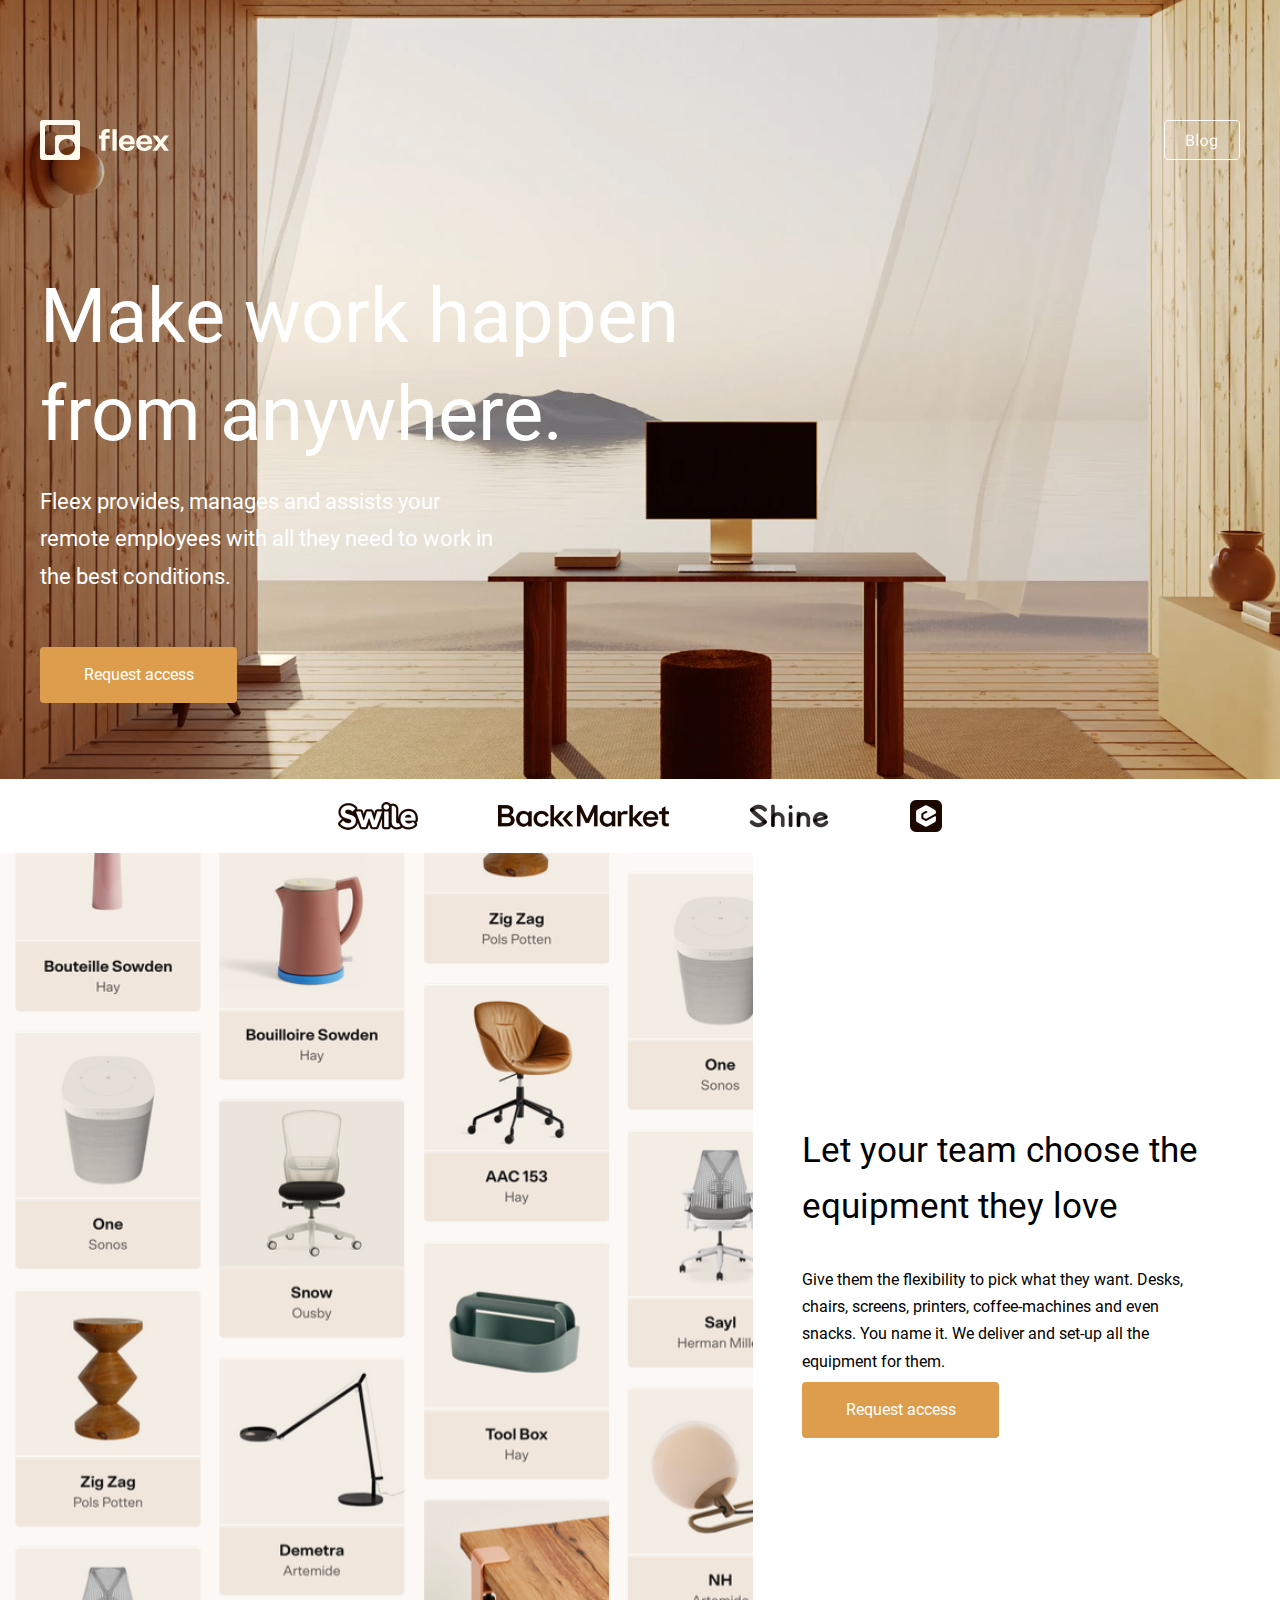
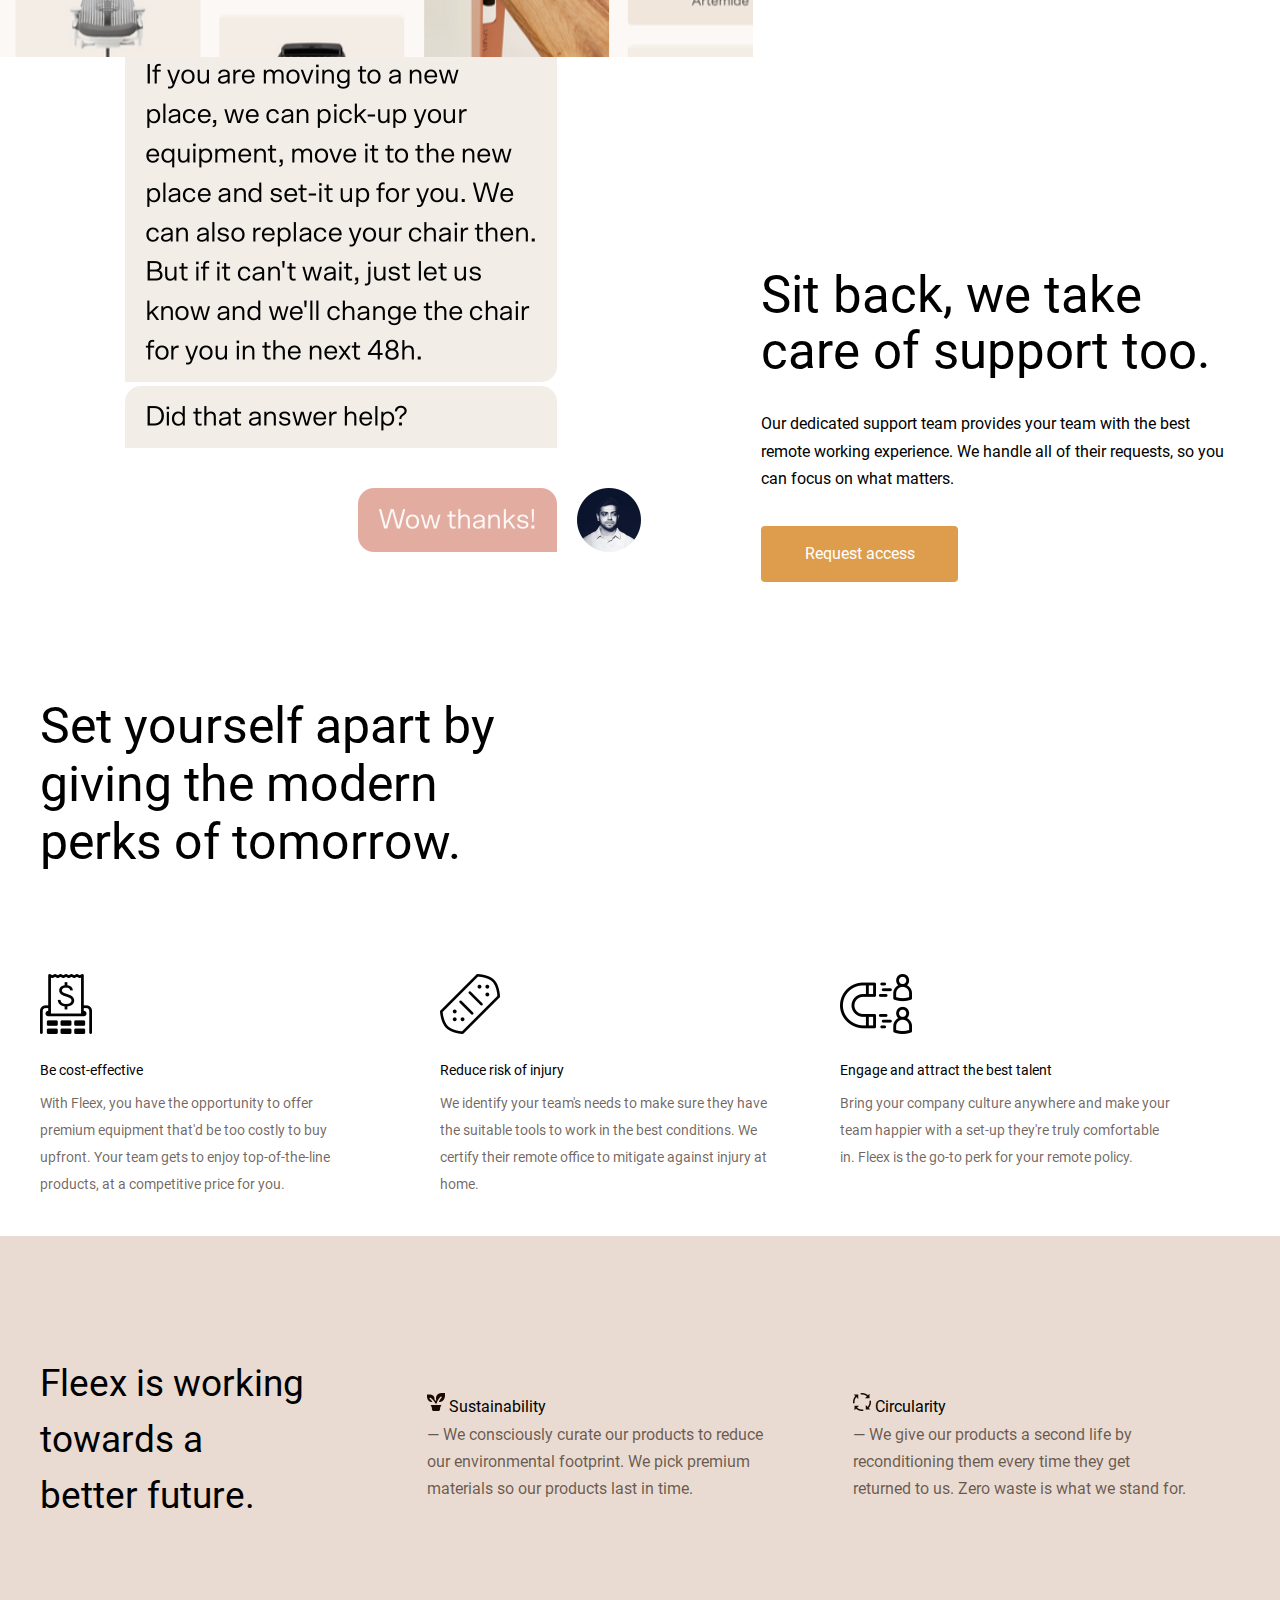
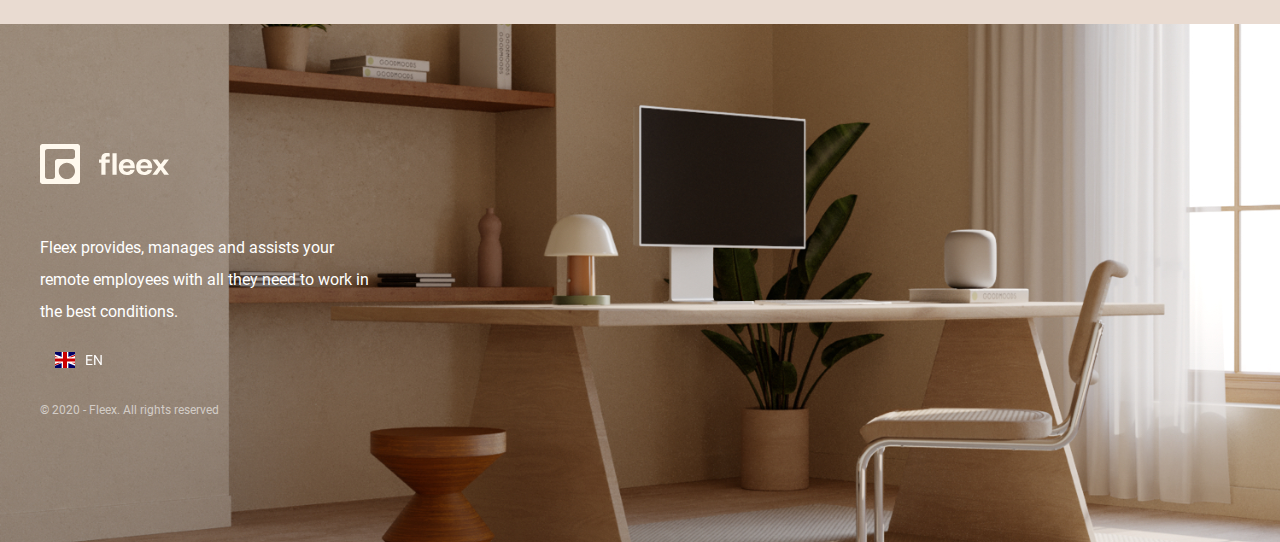
<file: index.html>
<!DOCTYPE html>
<html lang="en">
<head>
    <meta charset="UTF-8">
    <meta name="viewport" content="width=1200px, initial-scale=1.0">
    <title>Fleex</title>
    <link rel="stylesheet" href="main.css">
</head>
<body>

    <header class="header">
        <div class="header__body">
            <div class="header__first-line">
                <a href="#"><img src="img/logo.svg" alt="header__img-logo" class="header__img-logo" > </a>
                <a href="#"><img src="img/header-button-blog.svg" alt="header__img-button" class="header__img-button"></a>
            </div>
            <div class="header__text">
                <div class="header__text1">Make work happen from anywhere.</div>
                <div class="header__text2">Fleex provides, manages and assists 
                        your remote employees with all they need to work in the best conditions. </div>
                <div class="header__button request-access"> <a href="#"> Request access </a></div>
            </div>
        </div>
    </header>

    <div class="companies">
        <div class="companies__body">
            <a href=""><img src="img/swile.svg" alt="companies__img-swile" class="companies__img-swile"></a>
            <a href=""><img src="img/black-market.svg" alt="companies__img-black-market" class="companies__img-black-market"></a>
            <a href=""><img src="img/shine.svg" alt="companies__img-shine" class="companies__img-shine"></a>
            <a href=""><img src="img/company4.svg" alt="companies__img-company4" class="companies__img-company4"></a>
        </div>
    </div>

    <div class="attributes">
        <div class="attributes__text">
            <div class="attributes__text1">Create the ultimate remote experience</div>
            <div class="attributes__text2">Set a monthly budget for each team member and select the items you want in your
                    catalogue. We only curate premium and ergonomic products fit for your team's interior.</div>
            <div class="attributes__button request-access"><a href="#"> Request access </a></div>
        </div>
        <div class="attributes__img">
            <img src="img/attributes.svg" alt="attributes__img1" class="attributes__img1">
        </div>
    </div>

    <div class="equipment">
        <div class="equipment__img">
            <img src="img/equipment.svg" alt="equipment__img1" class="equipment__img1">
        </div>
        <div class="equipment__text">
            <div class="equipment__text1">Let your team choose the equipment they love</div>
            <div class="equipment__text2">Give them the flexibility to pick what they want. 
                    Desks, chairs, screens, printers, coffee-machines and even snacks. You name it. 
                    We deliver and set-up all the equipment for them.</div>
            <div class="equipment__button request-access"> <a href="#"> Request access </a></div>
        </div>
    </div>

    <div class="one-place">
        <div class="one-place__text">
            <div class="one-place__text1">Manage everything in one place</div>
            <div class="one-place__text2">Get an overview of each of your employee's 
                remote set-ups. Our dashboard takes care of your team's finances for you.</div>
            <div class="one-place__button request-access"> <a href="#"> Request access </a></div>
        </div>
        <div class="one-place__img">
            <img src="img/admin-interface.svg" alt="one-place__img-admin-interface">
        </div>
    </div>

    <div class="support">
        <div class="support__img">
            <img src="img/support.svg" alt="support__img1" class="support__img1">
        </div>
        <div class="support__text">
            <div class="support__text1">Sit back, we take care of support too.</div>
            <div class="support__text2">Our dedicated support team provides your team with the 
                best remote working experience. We handle all of their requests, so you can focus on what matters.</div>
            <div class="support__button request-access"> <a href="#"> Request access </a></div>
        </div>
    </div>

    <div class="set-yourself">
        <div class="set-yourself__body">
            <div class="set-yourself__p">Set yourself apart by giving the modern perks of tomorrow.</div>
            <div class="set-yourself__points">
                <div class="set-yourself__point1">
                    <img src="img/dollar.svg" alt="set-yourself__img-dollar" class="set-yourself__img-dollar">
                    <div class="set-yourself__text11">Be cost-effective</div>
                    <div class="set-yourself__text12">With Fleex, you have the opportunity to offer premium 
                        equipment that'd be too costly to buy upfront. Your team gets to enjoy top-of-the-line 
                        products, at a competitive price for you.</div>
                </div>
                <div class="set-yourself__point2">
                    <img src="img/bandage.svg" alt="bandage">
                    <div class="set-yourself__text21">Reduce risk of injury</div>
                    <div class="set-yourself__text22">We identify your team's needs to make sure they 
                        have the suitable tools to work in the best conditions. We certify their remote 
                        office to mitigate against injury at home.
                    </div>
                </div>
                <div class="set-yourself__point3">
                    <img src="img/magnet.svg" alt="magnet">
                    <div class="set-yourself__text31">Engage and attract the best talent</div>
                    <div class="set-yourself__text32">Bring your company culture anywhere and make 
                        your team happier with a set-up they're truly comfortable in. Fleex is the 
                        go-to perk for your remote policy.
                    </div>
                </div>
            </div>
        </div>
    </div>

    <div class="better-future">
        <div class="better-future__body">
            <div class="better-future__text1">Fleex is working towards a better future.</div>
            <div class="better-future__p">
                <div class="better-future__p1">
                    <div class="better-future__text11">
                        <img src="img/sustainability.svg" alt="better-future__img-sustainability" class="better-future__img-sustainability">
                        Sustainability
                    </div>
                    <div class="better-future__text12">— We consciously curate 
                        our products to reduce our environmental footprint. We 
                        pick premium materials so our products last in time.
                    </div>
                </div>
                <div class="better-future__p2">
                    <div class="better-future__text21">
                        <img src="img/circularity.svg" alt="better-future__img-circularity" class="better-future__img-circularity">
                        Circularity
                    </div>
                    <div class="better-future__text22">— We give our products 
                        a second life by reconditioning them every time they 
                        get returned to us. Zero waste is what we stand for.
                    </div>
                </div>
            </div>
        </div>    
    </div>

    <div class="footer">
        <div class="footer__body">
            <div class="footer__img1"><img src="img/logo.svg" alt="footer__img-logo" class="footer__img-logo"></div>
            <div class="footer__text">Fleex provides, 
                manages and assists your remote employees with all 
                they need to work in the best conditions.
            </div>
            <div class="footer__img2"><img src="img/en.svg" alt="footer__img-en" class="footer__img-en"></div>
            <div class="footer__whendone">© 2020 - Fleex. All rights reserved</div>
        </div>
    </div>

</body>
</html>
</file>
<file: main.css>
* {
  padding: 0;
  margin: 0;
  border: 0;
}

*, *:before, *:after {
  box-sizing: border-box;
}

:focus, :active {
  outline: none;
}

a:focus, a:active {
  outline: none;
}

nav, footer, header, aside {
  display: block;
}

html, body {
  height: 100%;
  width: 100%;
  font-size: 100%;
  line-height: 1;
  font-size: 14px;
  -ms-text-size-adjust: 100%;
  -moz-text-size-adjust: 100%;
  -webkit-text-size-adjust: 100%;
}

input, button, textarea {
  font-family: inherit;
}

input::-ms-clear {
  display: none;
}

button {
  cursor: pointer;
}

button::-moz-focus-inner {
  padding: 0;
  border: 0;
}

a, a:visited {
  text-decoration: none;
}

a:hover {
  text-decoration: none;
}

ul li {
  list-style: none;
}

img {
  vertical-align: top;
}

h1, h2, h3, h4, h5, h6 {
  font-size: inherit;
  font-weight: 400;
}

@font-face {
  font-family: "Roboto";
  src: url("fonts/Roboto-Regular.ttf");
}
body {
  font-family: "Roboto";
  min-width: 1200px;
  display: flex;
  flex-direction: column;
}

a {
  color: white;
}

.container {
  display: flex;
  flex-direction: column;
}

.header {
  background-image: url("img/header-background-image.svg");
  display: flex;
  flex-direction: column;
}
.header__body {
  margin: 120px auto 0;
}
.header__first-line {
  display: flex;
  justify-content: center;
  gap: 995px;
}
.header__text {
  display: flex;
  flex-direction: column;
  margin: 107px auto 0;
  color: white;
}
.header__text1 {
  font-size: 76px;
  line-height: 98px;
  width: 740px;
  height: 216px;
}
.header__text2 {
  font-size: 22px;
  line-height: 37.4px;
  width: 470px;
  height: 113px;
}
.header__button {
  width: 197px;
  height: 56px;
  background-color: #DD9D4C;
  border-radius: 4px;
  text-align: center;
  font-size: 16px;
  line-height: 56px;
  margin-top: 51px;
  margin-bottom: 76px;
}

a {
  color: white;
}

.companies__body {
  display: flex;
  justify-content: center;
  gap: 80px;
  margin: 20px auto 20px;
}

.attributes {
  background-color: rgba(143, 75, 23, 0.08);
  display: flex;
  gap: 120px;
  overflow: hidden;
}
.attributes__text {
  display: flex;
  flex-direction: column;
  margin-top: 200px;
  margin-left: auto;
  color: black;
}
.attributes__text1 {
  font-size: 43px;
  line-height: 56px;
  width: 364px;
  height: 112px;
}
.attributes__text2 {
  font-size: 16px;
  line-height: 27.2px;
  width: 470px;
  height: 82px;
  margin-top: 31px;
}
.attributes__button {
  width: 197px;
  height: 56px;
  background-color: #DD9D4C;
  border-radius: 4px;
  text-align: center;
  font-size: 16px;
  line-height: 56px;
  margin-top: 51px;
  margin-bottom: 76px;
}
.attributes__img {
  margin-top: 105px;
  margin-right: 0px;
  margin-bottom: 104px;
  width: 700px;
}

.equipment {
  display: flex;
  gap: 49px;
  justify-content: center;
  width: 100%;
}
.equipment__text {
  display: flex;
  flex-direction: column;
  margin-top: 270px;
  color: black;
}
.equipment__text1 {
  font-size: 35px;
  line-height: 56px;
  width: 478px;
  height: 112px;
}
.equipment__text2 {
  font-size: 16px;
  line-height: 27.2px;
  width: 400px;
  height: 82px;
  margin-top: 31px;
}
.equipment__img1 {
  width: 100%;
}
.equipment__button {
  width: 197px;
  height: 56px;
  background-color: #DD9D4C;
  border-radius: 4px;
  text-align: center;
  font-size: 16px;
  line-height: 56px;
  margin-top: 34px;
}

.one-place {
  background-color: rgba(143, 75, 23, 0.08);
  display: flex;
  gap: 120px;
  overflow: hidden;
}
.one-place__text {
  display: flex;
  flex-direction: column;
  margin-top: 200px;
  margin-left: auto;
  color: black;
}
.one-place__text1 {
  font-size: 48px;
  line-height: 56px;
  width: 413px;
  height: 112px;
}
.one-place__text2 {
  font-size: 16px;
  line-height: 27.2px;
  width: 441px;
  height: 55px;
  margin-top: 31px;
}
.one-place__button {
  width: 197px;
  height: 56px;
  background-color: #DD9D4C;
  border-radius: 4px;
  text-align: center;
  font-size: 16px;
  line-height: 56px;
  margin-top: 34px;
  margin-bottom: 200px;
}
.one-place__img {
  overflow: hidden;
  width: 639px;
}

.support {
  display: flex;
  gap: 120px;
  justify-content: center;
}
.support__text {
  display: flex;
  flex-direction: column;
  margin-top: 210px;
  color: black;
}
.support__text1 {
  font-size: 51px;
  line-height: 56px;
  width: 451px;
  height: 112px;
}
.support__text2 {
  font-size: 16px;
  line-height: 27.2px;
  width: 478px;
  height: 82px;
  margin-top: 31px;
}
.support__button {
  width: 197px;
  height: 56px;
  background-color: #DD9D4C;
  border-radius: 4px;
  text-align: center;
  font-size: 16px;
  line-height: 56px;
  margin-top: 34px;
}

.set-yourself__body {
  display: flex;
  flex-direction: column;
  gap: 103px;
  width: 1200px;
  margin: 115px auto 43px;
}
.set-yourself__p {
  font-size: 50px;
  line-height: 58px;
  width: 463px;
  height: 174px;
}
.set-yourself__points {
  display: flex;
}
.set-yourself__point1, .set-yourself__point2, .set-yourself__point3 {
  width: 426.66px;
  height: 219px;
}
.set-yourself__text11, .set-yourself__text21, .set-yourself__text31 {
  font-size: 14px;
  line-height: 27.2px;
  margin-top: 23px;
}
.set-yourself__text12, .set-yourself__text22, .set-yourself__text32 {
  color: rgba(26, 8, 0, 0.6274509804);
  font-size: 14px;
  line-height: 27.2px;
  margin-top: 5px;
}
.set-yourself__text12 {
  width: 326px;
}
.set-yourself__text22, .set-yourself__text32 {
  width: 334px;
}

.better-future {
  background-color: rgba(143, 75, 23, 0.2);
}
.better-future__body {
  display: flex;
  gap: 78.66px;
  width: 1200px;
  margin: 120px auto 100px;
}
.better-future__text1 {
  font-size: 37px;
  line-height: 56px;
  width: 308px;
  height: 168px;
}
.better-future__p {
  display: flex;
  width: 853.32px;
}
.better-future__p1, .better-future__p2 {
  width: 426.66px;
}
.better-future__text11, .better-future__text21 {
  font-size: 16px;
  line-height: 27.2px;
  margin-top: 37px;
}
.better-future__text12, .better-future__text22 {
  color: rgba(26, 8, 0, 0.6274509804);
  font-size: 16px;
  line-height: 27.2px;
}
.better-future__text11, .better-future__text12 {
  margin-left: 40.34px;
}
.better-future__text21, .better-future__text22 {
  margin-left: 39.69px;
}
.better-future__text12 {
  width: 346px;
}
.better-future__text22 {
  width: 334px;
}

.footer {
  background-image: url("img/footer-background-image.svg");
}
.footer__body {
  display: flex;
  flex-direction: column;
  width: 1200px;
  height: 278px;
  margin: 120px auto;
  color: white;
}
.footer__text {
  width: 339px;
  height: 96px;
  font-size: 16px;
  line-height: 32px;
  margin-top: 48px;
}
.footer__img2 {
  margin-top: 22px;
  margin-left: 15px;
}
.footer__whendone {
  font-size: 12px;
  line-height: 22.1px;
  color: rgba(255, 255, 255, 0.6);
  margin-top: 29px;
}/*# sourceMappingURL=main.css.map */
</file>
